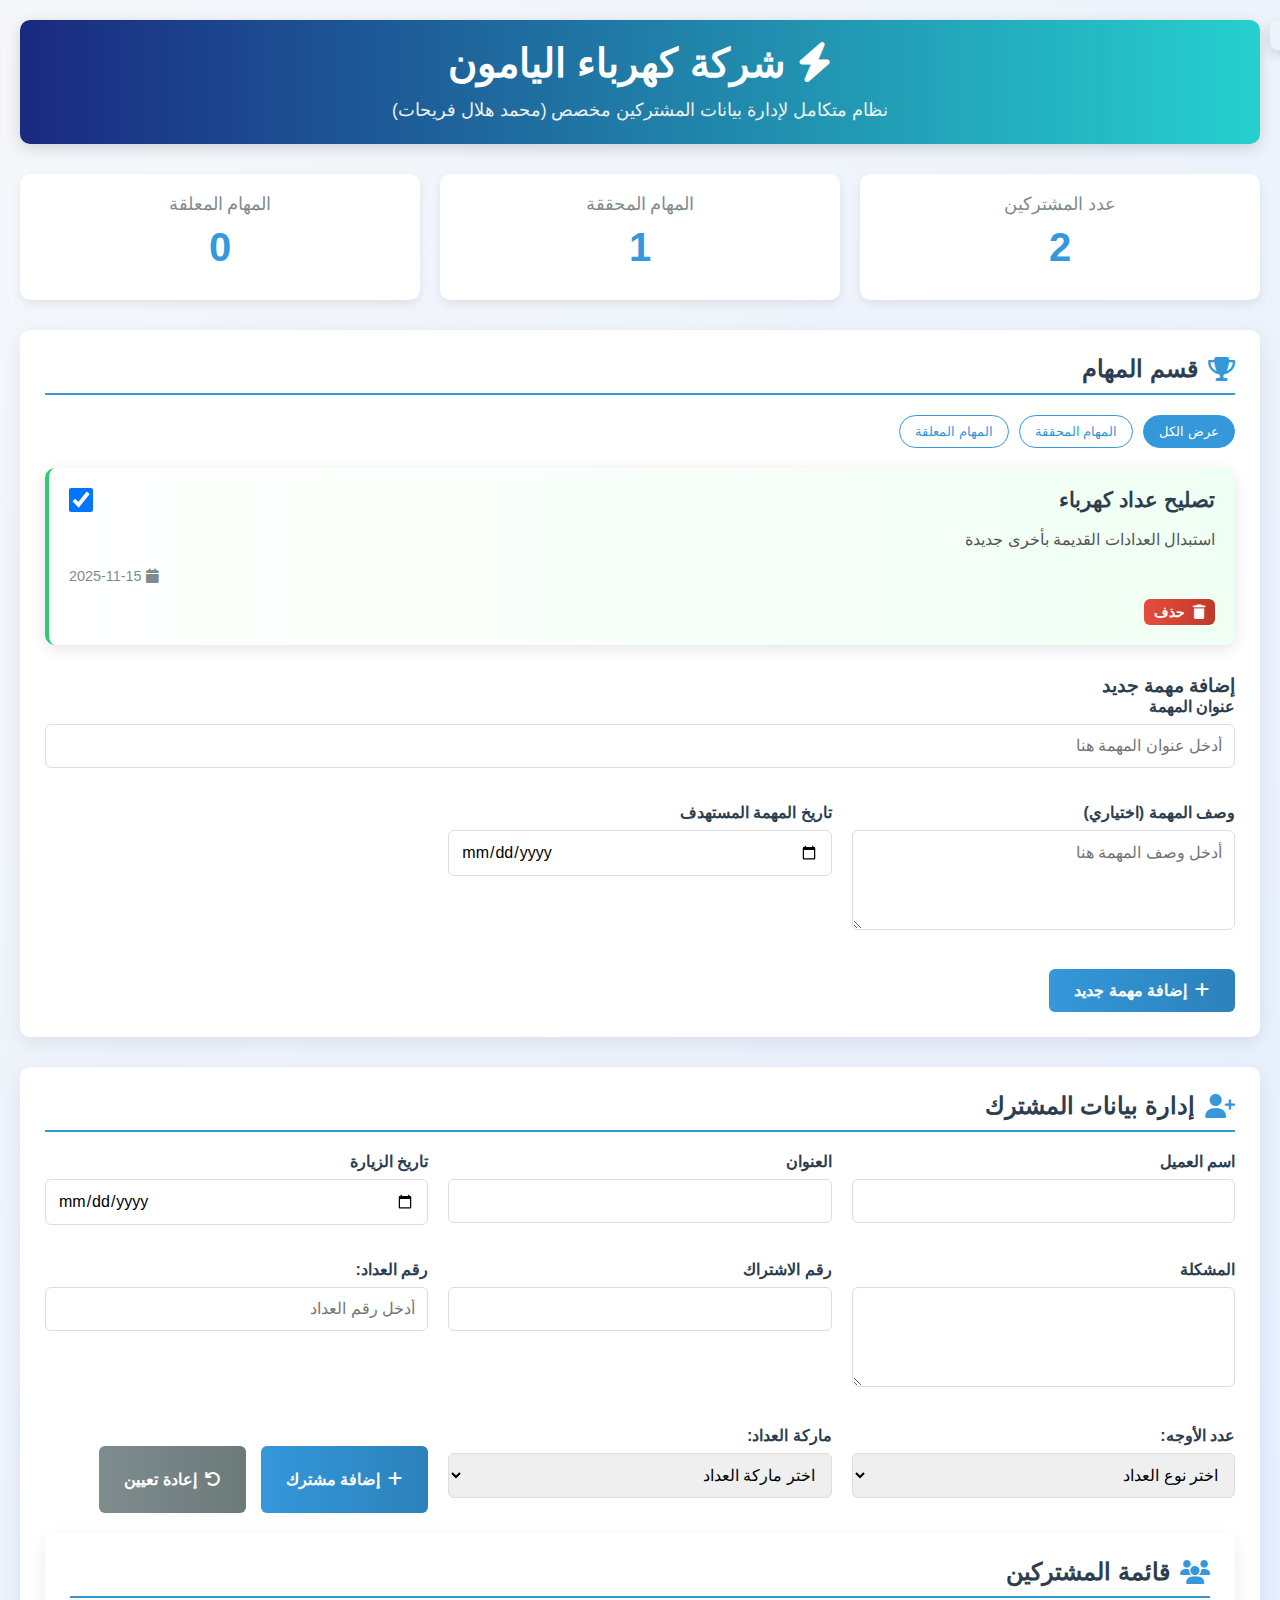
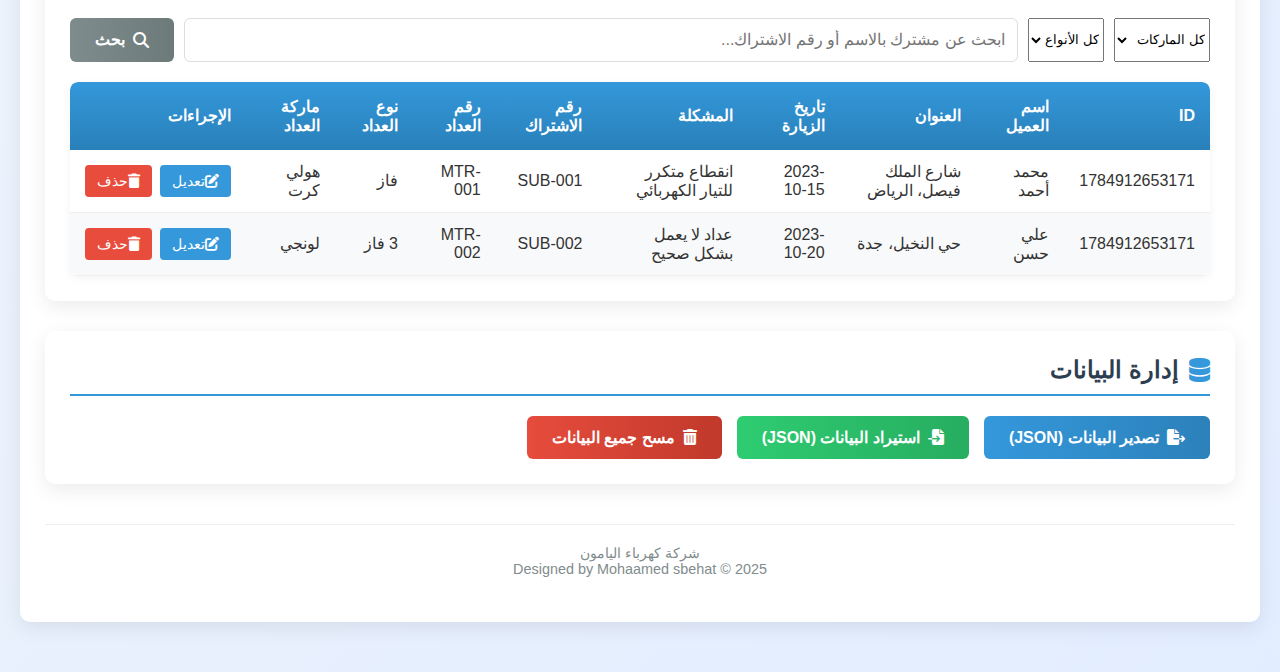
<file: index.html>
<!DOCTYPE html>
<html lang="ar" dir="rtl">
<head>
    <meta charset="UTF-8">
    <meta name="viewport" content="width=device-width, initial-scale=1.0">
    <title>نظام إدارة المهام</title>
    <link rel="stylesheet" href="https://cdnjs.cloudflare.com/ajax/libs/font-awesome/6.4.0/css/all.min.css">
    <style>
        * {
            margin: 0;
            padding: 0;
            box-sizing: border-box;
            font-family: 'Segoe UI', Tahoma, Geneva, Verdana, sans-serif;
        }
        
        body {
            background: linear-gradient(135deg, #f5f7fa 0%, #e2edff 100%);
            min-height: 100vh;
            padding: 20px;
            color: #333;
        }
        
        .container {
            max-width: 1400px;
            margin: 0 auto;
        }
        
        header {
            text-align: center;
            padding: 20px 0;
            margin-bottom: 30px;
            background: linear-gradient(to right, #1a2980, #26d0ce);
            color: white;
            border-radius: 10px;
            box-shadow: 0 4px 15px rgba(0, 0, 0, 0.15);
        }
        
        header h1 {
            font-size: 2.5rem;
            margin-bottom: 10px;
        }
        
        .app-description {
            max-width: 800px;
            margin: 0 auto;
            font-size: 1.1rem;
            line-height: 1.6;
            color: #ecf0f1;
        }
        
        .card {
            background: white;
            border-radius: 10px;
            box-shadow: 0 6px 20px rgba(0, 0, 0, 0.08);
            padding: 25px;
            margin-bottom: 30px;
            transition: transform 0.3s ease, box-shadow 0.3s ease;
        }
        
        .card:hover {
            transform: translateY(-5px);
            box-shadow: 0 8px 25px rgba(0, 0, 0, 0.12);
        }
        
        .card-title {
            font-size: 1.5rem;
            margin-bottom: 20px;
            color: #2c3e50;
            border-bottom: 2px solid #3498db;
            padding-bottom: 10px;
            display: flex;
            align-items: center;
        }
        
        .card-title i {
            margin-left: 10px;
            color: #3498db;
        }
        
        .form-grid {
            display: grid;
            grid-template-columns: repeat(auto-fit, minmax(300px, 1fr));
            gap: 20px;
            margin-bottom: 20px;
        }
        
        .form-group {
            margin-bottom: 15px;
        }
        
        .form-group label {
            display: block;
            margin-bottom: 8px;
            font-weight: 600;
            color: #2c3e50;
        }
        
        .form-group input,
        .form-group select,
        .form-group textarea {
            width: 100%;
            padding: 12px;
            border: 1px solid #ddd;
            border-radius: 6px;
            font-size: 16px;
            transition: all 0.3s;
        }
        
        .form-group input:focus,
        .form-group select:focus,
        .form-group textarea:focus {
            border-color: #3498db;
            outline: none;
            box-shadow: 0 0 0 3px rgba(52, 152, 219, 0.2);
        }
        
        .form-group textarea {
            min-height: 100px;
            resize: vertical;
        }
        
        .button-group {
            display: flex;
            gap: 15px;
            flex-wrap: wrap;
            margin-top: 20px;
        }
        
        .btn {
            padding: 12px 25px;
            border: none;
            border-radius: 6px;
            font-size: 16px;
            font-weight: 600;
            cursor: pointer;
            transition: all 0.3s ease;
            display: flex;
            align-items: center;
            justify-content: center;
        }
        
        .btn i {
            margin-left: 8px;
        }
        
        .btn-primary {
            background: linear-gradient(to right, #3498db, #2c81ba);
            color: white;
        }
        
        .btn-primary:hover {
            background: linear-gradient(to right, #2980b9, #256a9e);
        }
        
        .btn-success {
            background: linear-gradient(to right, #2ecc71, #27ad60);
            color: white;
        }
        
        .btn-success:hover {
            background: linear-gradient(to right, #27ae60, #219653);
        }
        
        .btn-danger {
            background: linear-gradient(to right, #e74c3c, #c0392b);
            color: white;
        }
        
        .btn-danger:hover {
            background: linear-gradient(to right, #c0392b, #a23526);
        }
        
        .btn-warning {
            background: linear-gradient(to right, #f39c12, #d68910);
            color: white;
        }
        
        .btn-warning:hover {
            background: linear-gradient(to right, #d35400, #b84500);
        }
        
        .btn-secondary {
            background: linear-gradient(to right, #7f8c8d, #6c7a7a);
            color: white;
        }
        
        .btn-secondary:hover {
            background: linear-gradient(to right, #34495e, #2c3e50);
        }
        
        .table-container {
            overflow-x: auto;
            margin-top: 20px;
            border-radius: 8px;
            box-shadow: 0 2px 10px rgba(0, 0, 0, 0.05);
        }
        
        table {
            width: 100%;
            border-collapse: collapse;
            background: white;
            border-radius: 8px;
            overflow: hidden;
        }
        
        table th {
            background: linear-gradient(to bottom, #3498db, #2980b9);
            color: white;
            font-weight: 600;
            text-align: right;
            padding: 15px;
        }
        
        table td {
            padding: 12px 15px;
            border-bottom: 1px solid #eee;
        }
        
        table tr:nth-child(even) {
            background-color: #f8f9fa;
        }
        
        table tr:hover {
            background-color: #f1f9ff;
        }
        
        .action-buttons {
            display: flex;
            gap: 8px;
        }
        
        .action-btn {
            padding: 8px 12px;
            border-radius: 4px;
            border: none;
            cursor: pointer;
            font-size: 14px;
            transition: all 0.2s;
            display: flex;
            align-items: center;
        }
        
        .action-btn.edit {
            background: #3498db;
            color: white;
        }
        
        .action-btn.delete {
            background: #e74c3c;
            color: white;
        }
        
        .action-btn:hover {
            opacity: 0.9;
            transform: translateY(-2px);
            box-shadow: 0 2px 5px rgba(0,0,0,0.1);
        }
        
        .notification {
            position: fixed;
            top: 20px;
            right: 20px;
            padding: 15px 25px;
            border-radius: 8px;
            color: white;
            font-weight: 500;
            box-shadow: 0 4px 12px rgba(0, 0, 0, 0.15);
            z-index: 1000;
            transform: translateX(120%);
            transition: transform 0.3s ease;
        }
        
        .notification.show {
            transform: translateX(0);
        }
        
        .notification.success {
            background: linear-gradient(to right, #2ecc71, #27ad60);
        }
        
        .notification.error {
            background: linear-gradient(to right, #e74c3c, #c0392b);
        }
        
        .notification.info {
            background: linear-gradient(to right, #3498db, #2980b9);
        }
        
        .import-export {
            display: flex;
            flex-wrap: wrap;
            gap: 15px;
            margin-top: 20px;
        }
        
        .search-container {
            display: flex;
            gap: 10px;
            margin-bottom: 20px;
        }
        
        .search-container input {
            flex: 1;
            padding: 12px;
            border: 1px solid #ddd;
            border-radius: 6px;
            font-size: 16px;
        }
        
        .stats-container {
            display: grid;
            grid-template-columns: repeat(auto-fit, minmax(240px, 1fr));
            gap: 20px;
            margin-bottom: 30px;
        }
        
        .stat-card {
            background: white;
            border-radius: 10px;
            padding: 20px;
            text-align: center;
            box-shadow: 0 4px 10px rgba(0, 0, 0, 0.08);
            transition: transform 0.3s ease;
        }
        
        .stat-card:hover {
            transform: translateY(-5px);
        }
        
        .stat-card .number {
            font-size: 2.5rem;
            font-weight: 700;
            color: #3498db;
            margin: 10px 0;
        }
        
        .stat-card .label {
            font-size: 1.1rem;
            color: #7f8c8d;
        }
        
        .achievements-section {
            display: grid;
            grid-template-columns: repeat(auto-fit, minmax(350px, 1fr));
            gap: 20px;
            margin-bottom: 30px;
        }
        
        .achievement-card {
            background: white;
            border-radius: 10px;
            padding: 20px;
            box-shadow: 0 4px 15px rgba(0, 0, 0, 0.1);
            transition: transform 0.3s ease;
            border-left: 4px solid #3498db;
        }
        
        .achievement-card.completed {
            border-left: 4px solid #2ecc71;
            background: linear-gradient(to right, #ffffff, #f0fff4);
        }
        
        .achievement-card.pending {
            border-left: 4px solid #f39c12;
            background: linear-gradient(to right, #ffffff, #fffaf0);
        }
        
        .achievement-card:hover {
            transform: translateY(-5px);
        }
        
        .achievement-header {
            display: flex;
            align-items: center;
            justify-content: space-between;
            margin-bottom: 15px;
        }
        
        .achievement-title {
            font-size: 1.3rem;
            font-weight: 600;
            color: #2c3e50;
        }
        
        .achievement-checkbox {
            width: 24px;
            height: 24px;
            cursor: pointer;
        }
        
        .achievement-description {
            color: #555;
            line-height: 1.6;
            margin-bottom: 15px;
        }
        
        .achievement-date {
            color: #7f8c8d;
            font-size: 0.9rem;
            text-align: left;
        }
        
        .achievement-filter {
            display: flex;
            gap: 10px;
            margin-bottom: 20px;
            flex-wrap: wrap;
        }
        
        .filter-btn {
            padding: 8px 15px;
            border-radius: 20px;
            border: 1px solid #3498db;
            background: white;
            color: #3498db;
            cursor: pointer;
            transition: all 0.3s;
        }
        
        .filter-btn.active, .filter-btn:hover {
            background: #3498db;
            color: white;
        }
        
        footer {
            text-align: center;
            padding: 20px;
            margin-top: 40px;
            color: #7f8c8d;
            font-size: 0.9rem;
            border-top: 1px solid #eee;
        }
        
        @media (max-width: 768px) {
            .form-grid {
                grid-template-columns: 1fr;
            }
            
            .button-group {
                flex-direction: column;
            }
            
            .btn {
                width: 100%;
            }
            
            .search-container {
                flex-direction: column;
            }
            
            .achievements-section {
                grid-template-columns: 1fr;
            }
        }
    </style>
</head>
<body>
    <div class="container">
        <header>
            <h1><i class="fas fa-bolt"></i> شركة كهرباء اليامون </h1>
            <p class="app-description">
                نظام متكامل لإدارة بيانات المشتركين مخصص (محمد هلال فريحات)
            </p>
        </header>
        
        <div class="stats-container">
            <div class="stat-card">
                <div class="label">عدد المشتركين</div>
                <div class="number" id="total-subscribers">0</div>
            </div>
           
            <div class="stat-card">
                <div class="label">المهام المحققة</div>
                <div class="number" id="achieved-count">0</div>
            </div>
            <div class="stat-card">
                <div class="label">المهام المعلقة</div>
                <div class="number" id="unachieved-count">0</div>
            </div>
        </div>
        
        <!-- قسم متابعة الإنجازات -->
        <div class="card">
            <h2 class="card-title"><i class="fas fa-trophy"></i> قسم المهام </h2>
            
            <div class="achievement-filter">
                <button class="filter-btn active" data-filter="all">عرض الكل</button>
                <button class="filter-btn" data-filter="completed"> المهام المحققة </button>
                <button class="filter-btn" data-filter="pending">المهام المعلقة</button>
            </div>
            
            <div class="achievements-section" id="achievements-container">
                <!-- سيتم تعبئة الإنجازات ديناميكياً -->
            </div>
            
            <h3 style="margin-top: 20px; color: #2c3e50;">إضافة مهمة جديد</h3>
            <div class="form-grid">
                <div class="form-group" style="grid-column: 1 / -1;">
                    <label for="new-achievement">عنوان المهمة</label>
                    <input type="text" id="new-achievement" placeholder="أدخل عنوان المهمة هنا">
                </div>
                <div class="form-group">
                    <label for="achievement-description">وصف المهمة (اختياري)</label>
                    <textarea id="achievement-description" placeholder="أدخل وصف المهمة هنا"></textarea>
                </div>
                <div class="form-group">
                    <label for="achievement-date">تاريخ المهمة المستهدف</label>
                    <input type="date" id="achievement-date">
                </div>
            </div>
            <button class="btn btn-primary" id="add-achievement-btn">
                <i class="fas fa-plus"></i> إضافة مهمة جديد
            </button>
        </div>
        
        <div class="card">
            <h2 class="card-title"><i class="fas fa-user-plus"></i> إدارة بيانات المشترك</h2>
            <form id="subscriber-form">
                <input type="hidden" id="subscriberId">
                <div class="form-grid">
                    <div class="form-group">
                        <label for="name">اسم العميل</label>
                        <input type="text" id="name" required>
                    </div>
                    
                    <div class="form-group">
                        <label for="address">العنوان</label>
                        <input type="text" id="address" required>
                    </div>
                    
                    <div class="form-group">
                        <label for="visitDate">تاريخ الزيارة</label>
                        <input type="date" id="visitDate" required>
                    </div>
                    
                    <div class="form-group">
                        <label for="problem">المشكلة</label>
                        <textarea id="problem" required></textarea>
                    </div>
                    
                    <div class="form-group">
                        <label for="subscriptionNumber">رقم الاشتراك</label>
                        <input type="text" id="subscriptionNumber" required>
                    </div>
                    
                   <div class="form-group">
    <label for="meterNumber">رقم العداد:</label>
    <input type="text" id="meterNumber" placeholder="أدخل رقم العداد" required />
</div>

<div class="form-group">
    <label for="meterType">عدد الأوجه:</label>
    <select id="meterType" required>
        <option value="">اختر نوع العداد</option>
        <option value="فاز">فاز</option>
        <option value="3 فاز">3 فاز</option>
    </select>
</div>

<div class="form-group">
    <label for="meterBrand">ماركة العداد:</label>
    <select id="meterBrand" required>
        <option value="">اختر ماركة العداد</option>
        <option value="هولي كرت">هولي كرت</option>
        <option value="هولي سمارت">هولي سمارت</option>
        <option value="لونجي">لونجي</option>
        <option value="مصري">مصري</option>
        <option value="تركي">تركي</option>
        <option value="كنلوك">كنلوك</option>
        <option value="انهي ميتر">انهي ميتر</option>
    </select>
</div>

                <div class="button-group">
                    <button type="submit" class="btn btn-primary">
                        <i class="fas fa-plus"></i> إضافة مشترك
                    </button>
                    <button type="reset" class="btn btn-secondary">
                        <i class="fas fa-undo"></i> إعادة تعيين
                    </button>
                    <button type="button" id="update-btn" class="btn btn-success" style="display: none;">
                        <i class="fas fa-save"></i> تحديث البيانات
                    </button>
                    <button type="button" id="cancel-edit" class="btn btn-warning" style="display: none;">
                        <i class="fas fa-times"></i> إلغاء التعديل
                    </button>
                </div>
            </form>
        </div>
        
        <div class="card">
            <h2 class="card-title"><i class="fas fa-users"></i> قائمة المشتركين</h2>
            
            <div class="search-container">
                
                <select id="filter-meterBrand">
    <option value="">كل الماركات</option>
    <option value="هولي كرت">هولي كرت</option>
    <option value="هولي سمارت">هولي سمارت</option>
    <option value="لونجي">لونجي</option>
    <option value="مصري">مصري</option>
    <option value="تركي">تركي</option>
    <option value="كنلوك">كنلوك</option>
    <option value="انهي ميتر">انهي ميتر</option>
</select>

<select id="filter-meterType">
    <option value="">كل الأنواع</option>
    <option value="فاز">فاز</option>
    <option value="3 فاز">3 فاز</option>
</select>
                
                
                <input type="text" id="search-input" placeholder="ابحث عن مشترك بالاسم أو رقم الاشتراك...">
                <button class="btn btn-secondary" id="search-btn">
                    <i class="fas fa-search"></i> بحث
                </button>
            </div>
            
            <div class="table-container">
                <table id="subscriberTable">
                    <thead>
                        <tr>
                            <th>ID</th>
                            <th>اسم العميل</th>
                            <th>العنوان</th>
                            <th>تاريخ الزيارة</th>
                            <th>المشكلة</th>
                            <th>رقم الاشتراك</th>
                            <th>رقم العداد</th>
                            <th>نوع العداد</th>
                            <th>ماركة العداد</th>
                            <th>الإجراءات</th>
                        </tr>
                    </thead>
                    <tbody>
                        <!-- سيتم تعبئة البيانات ديناميكياً -->
                    </tbody>
                </table>
            </div>
        </div>
        
        <div class="card">
            <h2 class="card-title"><i class="fas fa-database"></i> إدارة البيانات</h2>
            
            <div class="import-export">
                <button class="btn btn-primary" id="export-btn">
                    <i class="fas fa-file-export"></i> تصدير البيانات (JSON)
                </button>
                
                <button class="btn btn-success" id="import-btn">
                    <i class="fas fa-file-import"></i> استيراد البيانات (JSON)
                </button>
                
                <button class="btn btn-danger" id="clear-btn">
                    <i class="fas fa-trash-alt"></i> مسح جميع البيانات
                </button>
            </div>
        </div>
        
        <footer>
            <p>شركة كهرباء اليامون </p>
            <p>Designed by Mohaamed sbehat &copy; 2025</p>
        </footer>
    </div>
    
    <div id="notification" class="notification"></div>
    
    <script>
        // Initialize subscribers array from localStorage
        let subscribers = JSON.parse(localStorage.getItem("subscribers")) || [];
        let achievements = JSON.parse(localStorage.getItem("achievements")) || [];
        
        // DOM elements
        const subscriberForm = document.getElementById("subscriber-form");
        const subscriberTable = document.getElementById("subscriberTable");
        const updateBtn = document.getElementById("update-btn");
        const cancelEditBtn = document.getElementById("cancel-edit");
        const achievementsContainer = document.getElementById("achievements-container");
        
        // Initialize application
        document.addEventListener('DOMContentLoaded', function() {
            initializeSampleData();
            renderTable();
            renderAchievements();
            updateStats();
            
            // Event listeners
            subscriberForm.addEventListener('submit', handleSubmit);
            updateBtn.addEventListener('click', updateSubscriber);
            cancelEditBtn.addEventListener('click', cancelEdit);
            document.getElementById('export-btn').addEventListener('click', exportData);
            document.getElementById('import-btn').addEventListener('click', triggerImport);
            document.getElementById('clear-btn').addEventListener('click', clearAllData);
            document.getElementById('search-btn').addEventListener('click', searchSubscribers);
            document.getElementById('search-input').addEventListener('keyup', function(e) {
                if (e.key === 'Enter') searchSubscribers();
            });
            
            // Achievement event listeners
            document.getElementById('add-achievement-btn').addEventListener('click', addAchievement);
            
            // Filter buttons
            document.querySelectorAll('.filter-btn').forEach(btn => {
                btn.addEventListener('click', function() {
                    document.querySelectorAll('.filter-btn').forEach(b => b.classList.remove('active'));
                    this.classList.add('active');
                    renderAchievements(this.dataset.filter);
                });
            });
        });
        
        // Handle form submit (add new subscriber)
        function handleSubmit(e) {
            e.preventDefault();
            
            const id = document.getElementById("subscriberId").value || generateId();
            const subscriber = {
                id: Number(id),
                name: document.getElementById("name").value,
                address: document.getElementById("address").value,
                visitDate: document.getElementById("visitDate").value,
                problem: document.getElementById("problem").value,
                subscriptionNumber: document.getElementById("subscriptionNumber").value,
                meterNumber: document.getElementById("meterNumber").value,
                meterType: document.getElementById("meterType").value,
                meterBrand: document.getElementById("meterBrand").value
            };
            
            const index = subscribers.findIndex(s => s.id === Number(id));
            if (index >= 0) {
                subscribers[index] = subscriber;
                showNotification('تم تحديث بيانات المشترك بنجاح', 'success');
            } else {
                subscribers.push(subscriber);
                showNotification('تم إضافة مشترك جديد بنجاح', 'success');
            }
            
            saveToStorage();
            renderTable();
            updateStats();
            subscriberForm.reset();
            document.getElementById("subscriberId").value = "";
            
            // Hide update buttons if visible
            updateBtn.style.display = 'none';
            cancelEditBtn.style.display = 'none';
            document.querySelector('button[type="submit"]').style.display = 'inline-block';
        }
        
        // Generate unique ID
        function generateId() {
            return Date.now();
        }
        
        // Save to localStorage
        function saveToStorage() {
            localStorage.setItem("subscribers", JSON.stringify(subscribers));
            localStorage.setItem("achievements", JSON.stringify(achievements));
        }
        
        // Render subscribers table
        function renderTable() {
            const tbody = subscriberTable.querySelector("tbody");
            tbody.innerHTML = "";
            
            if (subscribers.length === 0) {
                tbody.innerHTML = '<tr><td colspan="10" style="text-align: center;">لا توجد بيانات متاحة</td></tr>';
                return;
            }
            
            subscribers.forEach(sub => {
                const row = document.createElement("tr");
                row.innerHTML = `
                    <td>${sub.id}</td>
                    <td>${sub.name}</td>
                    <td>${sub.address}</td>
                    <td>${sub.visitDate}</td>
                    <td>${sub.problem}</td>
                    <td>${sub.subscriptionNumber}</td>
                    <td>${sub.meterNumber}</td>
                    <td>${sub.meterType}</td>
                    <td>${sub.meterBrand}</td>
                    <td>
                        <div class="action-buttons">
                            <button class="action-btn edit" onclick="editSubscriber(${sub.id})">
                                <i class="fas fa-edit"></i> تعديل
                            </button>
                            <button class="action-btn delete" onclick="deleteSubscriber(${sub.id})">
                                <i class="fas fa-trash"></i> حذف
                            </button>
                        </div>
                    </td>
                `;
                tbody.appendChild(row);
            });
        }
        
        // Edit subscriber
        function editSubscriber(id) {
            const subscriber = subscribers.find(s => s.id === id);
            if (!subscriber) return;
            
            document.getElementById("subscriberId").value = subscriber.id;
            document.getElementById("name").value = subscriber.name;
            document.getElementById("address").value = subscriber.address;
            document.getElementById("visitDate").value = subscriber.visitDate;
            document.getElementById("problem").value = subscriber.problem;
            document.getElementById("subscriptionNumber").value = subscriber.subscriptionNumber;
            document.getElementById("meterNumber").value = subscriber.meterNumber;
            document.getElementById("meterType").value = subscriber.meterType;
            document.getElementById("meterBrand").value = subscriber.meterBrand;
            
            // Show update buttons
            updateBtn.style.display = 'inline-block';
            cancelEditBtn.style.display = 'inline-block';
            document.querySelector('button[type="submit"]').style.display = 'none';
            
            // Scroll to form
            document.querySelector('.card-title').scrollIntoView({ behavior: 'smooth' });
        }
        
        // Update subscriber
        function updateSubscriber() {
            subscriberForm.dispatchEvent(new Event('submit'));
        }
        
        // Cancel edit
        function cancelEdit() {
            subscriberForm.reset();
            document.getElementById("subscriberId").value = "";
            
            // Hide update buttons
            updateBtn.style.display = 'none';
            cancelEditBtn.style.display = 'none';
            document.querySelector('button[type="submit"]').style.display = 'inline-block';
        }
        
        // Delete subscriber
        function deleteSubscriber(id) {
            if (confirm("هل أنت متأكد من رغبتك في حذف هذا المشترك؟")) {
                subscribers = subscribers.filter(s => s.id !== id);
                saveToStorage();
                renderTable();
                updateStats();
                showNotification('تم حذف المشترك بنجاح', 'success');
            }
        }
        
        // Export data to JSON
        function exportData() {
            const data = {
                subscribers: subscribers,
                achievements: achievements
            };
            
            const blob = new Blob([JSON.stringify(data, null, 2)], { type: "application/json" });
            const url = URL.createObjectURL(blob);
            const a = document.createElement("a");
            a.href = url;
            a.download = "subscribers_data.json";
            a.click();
            URL.revokeObjectURL(url);
            showNotification('تم تصدير البيانات بنجاح', 'success');
        }
        
        // Trigger import
        function triggerImport() {
            const input = document.createElement("input");
            input.type = "file";
            input.accept = "application/json";
            
            input.onchange = e => {
                const file = e.target.files[0];
                if (!file) return;
                
                const reader = new FileReader();
                reader.readAsText(file, "UTF-8");
                
                reader.onload = readerEvent => {
                    const content = readerEvent.target.result;
                    try {
                        const data = JSON.parse(content);
                        if (data.subscribers && data.achievements) {
                            subscribers = data.subscribers;
                            achievements = data.achievements;
                            saveToStorage();
                            renderTable();
                            renderAchievements();
                            updateStats();
                            showNotification('تم استيراد البيانات بنجاح', 'success');
                        } else {
                            showNotification('الملف غير صالح', 'error');
                        }
                    } catch (err) {
                        showNotification('فشل في قراءة الملف', 'error');
                    }
                };
            };
            
            input.click();
        }
        
        // Clear all data
        function clearAllData() {
            if (confirm('هل أنت متأكد من رغبتك في مسح جميع البيانات؟ سيتم فقدان جميع السجلات بشكل دائم.')) {
                subscribers = [];
                achievements = [];
                saveToStorage();
                renderTable();
                renderAchievements();
                updateStats();
                showNotification('تم مسح جميع البيانات بنجاح', 'success');
            }
        }
        
        // Search subscribers
        function searchSubscribers() {
            const searchTerm = document.getElementById('search-input').value.toLowerCase();
            const selectedBrand = document.getElementById('filter-meterBrand').value;
            const selectedType = document.getElementById('filter-meterType').value;

            let filtered = subscribers.filter(sub =>
                (sub.name.toLowerCase().includes(searchTerm) || 
                 sub.subscriptionNumber.toLowerCase().includes(searchTerm)) &&
                (selectedBrand === "" || sub.meterBrand === selectedBrand) &&
                (selectedType === "" || sub.meterType === selectedType)
            );

            const tbody = subscriberTable.querySelector("tbody");
            tbody.innerHTML = "";

            if (filtered.length === 0) {
                tbody.innerHTML = '<tr><td colspan="10" style="text-align: center;">لا توجد نتائج بحث</td></tr>';
                return;
            }

            filtered.forEach(sub => {
                const row = document.createElement("tr");
                row.innerHTML = `
                    <td>${sub.id}</td>
                    <td>${sub.name}</td>
                    <td>${sub.address}</td>
                    <td>${sub.visitDate}</td>
                    <td>${sub.problem}</td>
                    <td>${sub.subscriptionNumber}</td>
                    <td>${sub.meterNumber}</td>
                    <td>${sub.meterType}</td>
                    <td>${sub.meterBrand}</td>
                    <td>
                        <div class="action-buttons">
                            <button class="action-btn edit" onclick="editSubscriber(${sub.id})">
                                <i class="fas fa-edit"></i> تعديل
                            </button>
                            <button class="action-btn delete" onclick="deleteSubscriber(${sub.id})">
                                <i class="fas fa-trash"></i> حذف
                            </button>
                        </div>
                    </td>
                `;
                tbody.appendChild(row);
            });
        }
        
        // Update statistics
        function updateStats() {
            document.getElementById('total-subscribers').textContent = subscribers.length;
            
            // Achievement counts
            const achievedCount = achievements.filter(a => a.completed).length;
            const unachievedCount = achievements.filter(a => !a.completed).length;
            
            document.getElementById('achieved-count').textContent = achievedCount;
            document.getElementById('unachieved-count').textContent = unachievedCount;
        }
        
        // Show notification
        function showNotification(message, type) {
            const notification = document.getElementById('notification');
            notification.textContent = message;
            notification.className = `notification ${type} show`;
            
            setTimeout(() => {
                notification.classList.remove('show');
            }, 3000);
        }
        
        // Add new achievement
        function addAchievement() {
            const titleInput = document.getElementById('new-achievement');
            const descriptionInput = document.getElementById('achievement-description');
            const dateInput = document.getElementById('achievement-date');
            
            const title = titleInput.value.trim();
            if (!title) {
                showNotification('يرجى إدخال عنوان للإنجاز', 'error');
                return;
            }
            
            const achievement = {
                id: Date.now(),
                title: title,
                description: descriptionInput.value.trim(),
                date: dateInput.value || new Date().toISOString().split('T')[0],
                completed: false
            };
            
            achievements.push(achievement);
            saveToStorage();
            renderAchievements();
            updateStats();
            
            titleInput.value = '';
            descriptionInput.value = '';
            dateInput.value = '';
            
            showNotification('تمت إضافة الإنجاز بنجاح', 'success');
        }
        
        // Toggle achievement status
        function toggleAchievement(id) {
            const achievement = achievements.find(a => a.id === id);
            if (achievement) {
                achievement.completed = !achievement.completed;
                saveToStorage();
                renderAchievements();
                updateStats();
                
                const status = achievement.completed ? 'محققة' : 'غير محققة';
                showNotification(`تم تحديث حالة الإنجاز إلى ${status}`, 'success');
            }
        }
        
        // Delete achievement
        function deleteAchievement(id) {
            if (confirm('هل أنت متأكد من رغبتك في حذف هذا الإنجاز؟')) {
                achievements = achievements.filter(a => a.id !== id);
                saveToStorage();
                renderAchievements();
                updateStats();
                showNotification('تم حذف الإنجاز بنجاح', 'success');
            }
        }
        
        // Render achievements
        function renderAchievements(filter = 'all') {
            achievementsContainer.innerHTML = '';
            
            if (achievements.length === 0) {
                achievementsContainer.innerHTML = `
                    <div class="achievement-card" style="grid-column: 1 / -1; text-align: center;">
                        <p>لا توجد إنجازات مسجلة بعد. قم بإضافة إنجاز جديد.</p>
                    </div>
                `;
                return;
            }
            
            let filteredAchievements = achievements;
            
            if (filter === 'completed') {
                filteredAchievements = achievements.filter(a => a.completed);
            } else if (filter === 'pending') {
                filteredAchievements = achievements.filter(a => !a.completed);
            }
            
            if (filteredAchievements.length === 0) {
                const statusText = filter === 'completed' ? 'محققة' : 
                                  filter === 'pending' ? 'متبقية' : '';
                achievementsContainer.innerHTML = `
                    <div class="achievement-card" style="grid-column: 1 / -1; text-align: center;">
                        <p>لا توجد إنجازات ${statusText}.</p>
                    </div>
                `;
                return;
            }
            
            filteredAchievements.forEach(achievement => {
                const achievementCard = document.createElement('div');
                achievementCard.className = `achievement-card ${achievement.completed ? 'completed' : 'pending'}`;
                
                achievementCard.innerHTML = `
                    <div class="achievement-header">
                        <div class="achievement-title">${achievement.title}</div>
                        <input type="checkbox" class="achievement-checkbox" 
                            ${achievement.completed ? 'checked' : ''}
                            onchange="toggleAchievement(${achievement.id})">
                    </div>
                    ${achievement.description ? `<div class="achievement-description">${achievement.description}</div>` : ''}
                    <div class="achievement-date">
                        <i class="fas fa-calendar"></i> ${achievement.date}
                    </div>
                    <div style="text-align: left; margin-top: 15px;">
                        <button class="btn btn-danger" style="padding: 5px 10px; font-size: 14px;" 
                            onclick="deleteAchievement(${achievement.id})">
                            <i class="fas fa-trash"></i> حذف
                        </button>
                    </div>
                `;
                
                achievementsContainer.appendChild(achievementCard);
            });
        }
        
        // Initialize with sample data
        function initializeSampleData() {
            if (subscribers.length === 0) {
                subscribers = [
                    {
                        id: generateId(),
                        name: "محمد أحمد",
                        address: "شارع الملك فيصل، الرياض",
                        visitDate: "2023-10-15",
                        problem: "انقطاع متكرر للتيار الكهربائي",
                        subscriptionNumber: "SUB-001",
                        meterNumber: "MTR-001",
                        meterType: "فاز",
                        meterBrand: "هولي كرت"
                    },
                    {
                        id: generateId(),
                        name: "علي حسن",
                        address: "حي النخيل، جدة",
                        visitDate: "2023-10-20",
                        problem: "عداد لا يعمل بشكل صحيح",
                        subscriptionNumber: "SUB-002",
                        meterNumber: "MTR-002",
                        meterType: "3 فاز",
                        meterBrand: "لونجي"
                    }
                ];
            }
            
            if (achievements.length === 0) {
                achievements = [
                    {
                        id: 1,
                        title: "تصليح عداد كهرباء",
                        description: "استبدال العدادات القديمة بأخرى جديدة ",
                        date: "2025-11-15",
                        completed: true
                    },
                   
                ];
            }
            
            saveToStorage();
        }
        
        // Make functions available globally
        window.toggleAchievement = toggleAchievement;
        window.deleteAchievement = deleteAchievement;
        window.editSubscriber = editSubscriber;
        window.deleteSubscriber = deleteSubscriber;
    </script>
</body>
</html>
</file>
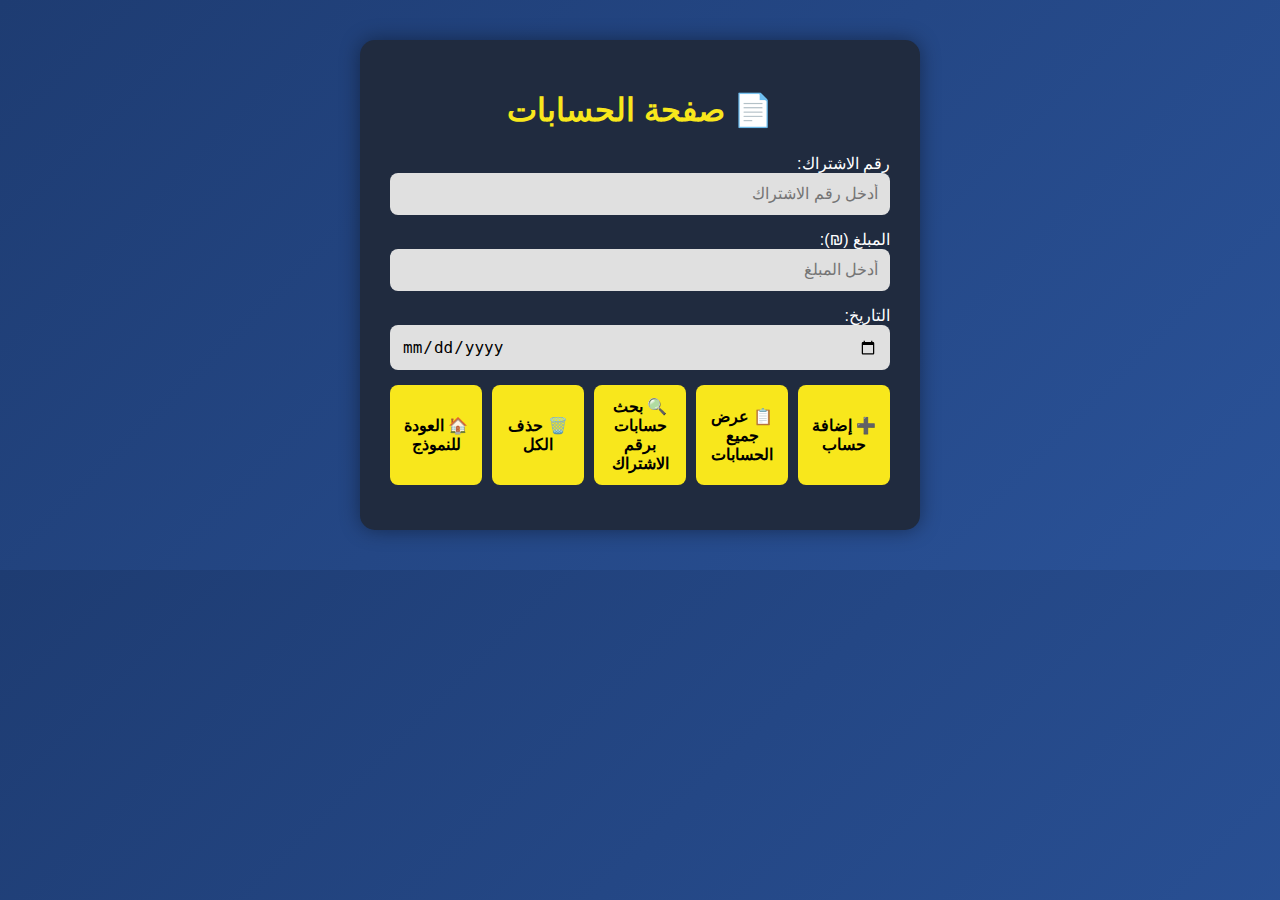
<file: accounts.html>
<!DOCTYPE html>
<html lang="ar" dir="rtl">
<head>
    <meta charset="UTF-8" />
    <title>الحسابات</title>
    <link rel="stylesheet" href="style.css" />
</head>
<body>
    <div class="container">
        <h1>📄 صفحة الحسابات</h1>
        <form id="accountForm" onsubmit="return false;">
            <label for="subscriptionAcc">رقم الاشتراك:</label>
            <input type="text" id="subscriptionAcc" placeholder="أدخل رقم الاشتراك" />

            <label for="amount">المبلغ (₪):</label>
            <input type="number" id="amount" min="0" step="0.01" placeholder="أدخل المبلغ" />

            <label for="dateAcc">التاريخ:</label>
            <input type="date" id="dateAcc" />

            <div class="buttons">
                <button type="button" onclick="addAccount()">➕ إضافة حساب</button>
                <button type="button" onclick="showAllAccounts()">📋 عرض جميع الحسابات</button>
                <button type="button" onclick="searchAccounts()">🔍 بحث حسابات برقم الاشتراك</button>
                <button type="button" onclick="clearAccounts()">🗑️ حذف الكل</button>
                <button type="button" onclick="location.href='index.html'">🏠 العودة للنموذج</button>
            </div>
        </form>
        <div id="accountsResults"></div>
    </div>

    <script src="script.js"></script>
</body>
</html>
</file>
<file: style.css>
body {
  font-family: 'Segoe UI', Tahoma, Geneva, Verdana, sans-serif;
  background: linear-gradient(135deg, #1e3c72 0%, #2a5298 100%);
  color: #fff;
  margin: 0;
  padding: 0;
  direction: rtl;
}

.container {
  max-width: 500px;
  margin: 40px auto;
  padding: 30px;
  background-color: #202b3f;
  border-radius: 15px;
  box-shadow: 0 0 20px rgba(0,0,0,0.4);
}

h1 {
  text-align: center;
  margin-bottom: 25px;
  color: #f8e71c;
}

input, textarea, select, button {
  width: 100%;
  padding: 12px;
  margin-bottom: 15px;
  border: none;
  border-radius: 8px;
  font-size: 16px;
  box-sizing: border-box;
}

input, textarea, select {
  background-color: #e0e0e0;
  color: #000;
}

textarea {
  resize: vertical;
}

button {
  background-color: #f8e71c;
  color: #000;
  font-weight: bold;
  cursor: pointer;
  transition: 0.3s ease;
}

button:hover {
  background-color: #ffe600;
}

.buttons {
  display: flex;
  gap: 10px;
}

.result {
  background-color: #0d1117;
  padding: 15px;
  border-radius: 10px;
  margin-top: 20px;
  white-space: pre-wrap;
  word-break: break-word;
}
</file>
